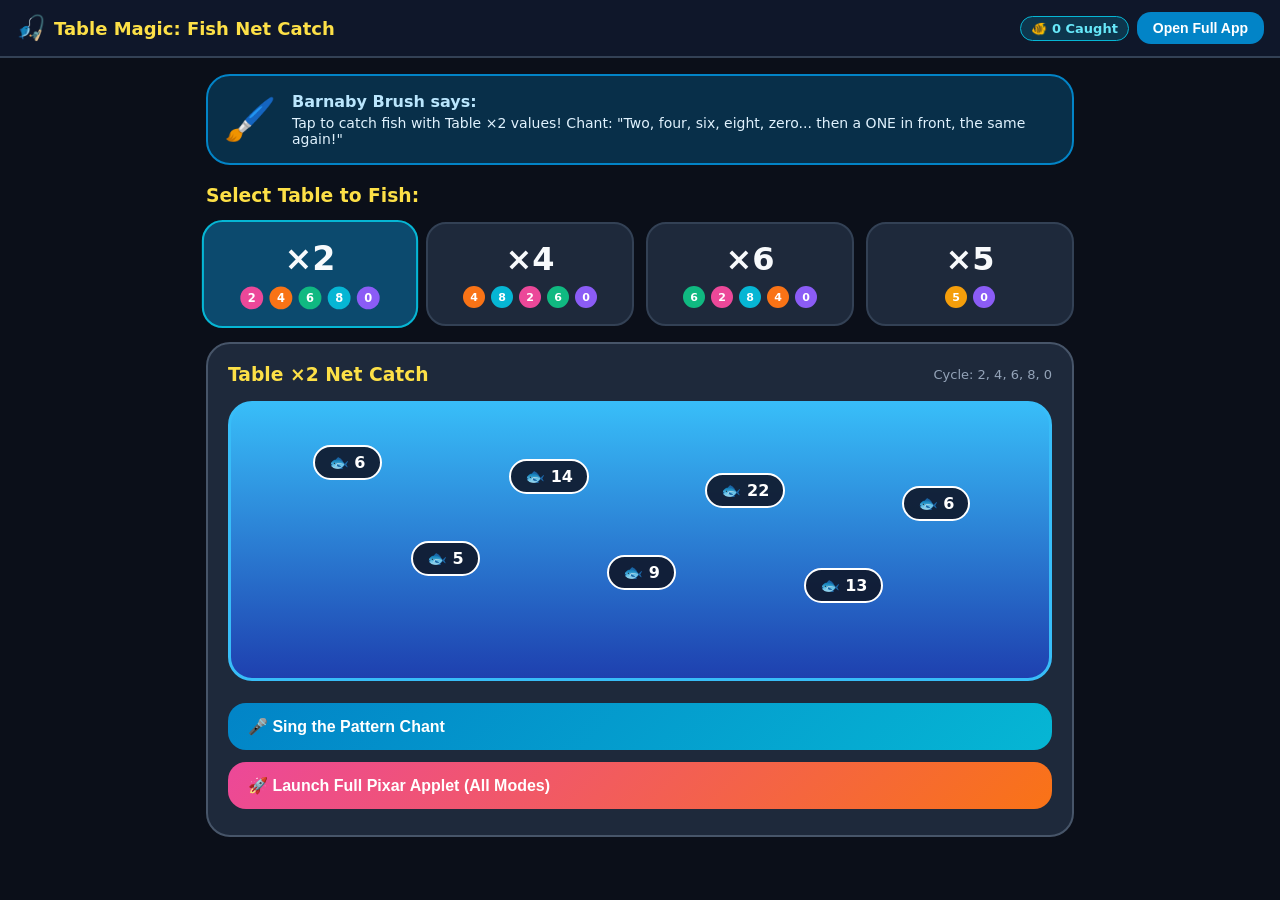
<file: public/table-magic-studio.html>
<!DOCTYPE html>
<html lang="en">
<head>
  <meta charset="UTF-8">
  <meta name="viewport" content="width=device-width, initial-scale=1.0, maximum-scale=1.0, user-scalable=no, viewport-fit=cover">
  <title>Table Magic Studio - Standalone</title>
  <style>
    :root {
      --bg: #0b0f19;
      --card-bg: #1e293b;
      --accent-pink: #ec4899;
      --accent-orange: #f97316;
      --accent-green: #10b981;
      --accent-cyan: #06b6d4;
      --accent-purple: #8b5cf6;
      --accent-gold: #f59e0b;
    }
    * { box-sizing: border-box; margin: 0; padding: 0; user-select: none; -webkit-tap-highlight-color: transparent; }
    body {
      background: var(--bg);
      color: #f8fafc;
      font-family: system-ui, -apple-system, sans-serif;
      min-height: 100vh;
      overflow-x: hidden;
      touch-action: manipulation;
    }
    header {
      background: #0f172a;
      padding: 12px 16px;
      display: flex;
      justify-content: space-between;
      align-items: center;
      border-bottom: 2px solid #334155;
      position: sticky;
      top: 0;
      z-index: 100;
    }
    .badge {
      background: rgba(6,182,212,0.2);
      border: 1px solid #06b6d4;
      padding: 4px 10px;
      border-radius: 999px;
      font-weight: 800;
      font-size: 13px;
      color: #67e8f9;
    }
    .btn {
      background: #0284c7;
      color: white;
      border: none;
      padding: 8px 16px;
      border-radius: 14px;
      font-weight: 700;
      font-size: 14px;
      cursor: pointer;
    }
    .btn:active { transform: scale(0.96); }
    .container { max-width: 900px; margin: 0 auto; padding: 16px; }
    .table-grid { display: grid; grid-template-columns: repeat(auto-fit, minmax(130px, 1fr)); gap: 12px; margin: 16px 0; }
    .table-card {
      background: #1e293b;
      border: 2px solid #334155;
      border-radius: 20px;
      padding: 16px;
      text-align: center;
      cursor: pointer;
      transition: all 0.2s;
    }
    .table-card.active { border-color: #06b6d4; background: #0c4a6e; transform: scale(1.04); }
    .cycle-strip { display: flex; justify-content: center; gap: 6px; margin-top: 8px; }
    .cycle-dot { width: 22px; height: 22px; border-radius: 50%; display: flex; align-items: center; justify-content: center; font-size: 11px; font-weight: 900; color: white; }
    .mascot-box {
      background: #082f49;
      border: 2px solid #0284c7;
      border-radius: 24px;
      padding: 16px;
      display: flex;
      align-items: center;
      gap: 16px;
      margin-bottom: 20px;
    }
    .mode-btn {
      background: linear-gradient(135deg, #0284c7, #06b6d4);
      color: white;
      border: none;
      padding: 14px 20px;
      border-radius: 18px;
      font-weight: 900;
      font-size: 16px;
      cursor: pointer;
      margin: 6px 0;
      width: 100%;
      text-align: left;
    }
    .reef-area {
      background: linear-gradient(180deg, #38bdf8 0%, #1e40af 100%);
      border: 3px solid #38bdf8;
      border-radius: 24px;
      height: 280px;
      position: relative;
      overflow: hidden;
      margin: 16px 0;
      cursor: crosshair;
    }
    .fish-chip {
      position: absolute;
      background: rgba(15,23,42,0.9);
      color: white;
      border-radius: 20px;
      padding: 6px 14px;
      font-weight: 900;
      border: 2px solid white;
      cursor: pointer;
      transition: transform 0.1s;
    }
  </style>
</head>
<body>
  <header>
    <div style="display:flex; align-items:center; gap:8px;">
      <span style="font-size:24px;">🎣</span>
      <strong style="color:#fde047; font-size:18px;">Table Magic: Fish Net Catch</strong>
    </div>
    <div style="display:flex; gap:8px; align-items:center;">
      <span class="badge" id="catchesCount">🐠 0 Caught</span>
      <button class="btn" onclick="window.location.href='/'">Open Full App</button>
    </div>
  </header>

  <div class="container">
    <div class="mascot-box">
      <div style="font-size:42px;">🖌️</div>
      <div>
        <h4 style="color:#bae6fd; margin-bottom:4px;">Barnaby Brush says:</h4>
        <p id="mascotText" style="font-size:14px; color:#e0f2fe;">
          Catch the multiples of 2 in your net! They always end in 2, 4, 6, 8, or 0!
        </p>
      </div>
    </div>

    <h3 style="color:#fde047; margin-bottom:10px;">Select Table to Fish:</h3>
    <div class="table-grid" id="tablesContainer"></div>

    <div style="background:#1e293b; padding:20px; border-radius:24px; border:2px solid #475569;">
      <div style="display:flex; justify-content:space-between; align-items:center;">
        <h3 style="color:#fde047;" id="currentTableTitle">Table ×2 Net Catch</h3>
        <span style="color:#94a3b8; font-size:13px;" id="tensPatternText">Ends in: 2, 4, 6, 8, 0</span>
      </div>

      <!-- Mini Reef Net Catch Sandbox -->
      <div class="reef-area" id="reefBox"></div>

      <button class="mode-btn" onclick="playChant()">🎤 Sing the Pattern Chant</button>
      <button class="mode-btn" style="background:linear-gradient(135deg, #ec4899, #f97316);" onclick="window.location.href='/'">
        🚀 Launch Full Pixar Applet (All Modes)
      </button>
    </div>
  </div>

  <script>
    const TABLES = {
      2: { cycle: [2,4,6,8,0], chant: "Two, four, six, eight, zero... then a ONE in front, the same again!", tens: "00000, 11111, 22" },
      4: { cycle: [4,8,2,6,0], chant: "Four, eight, two, six, zero! Tens go double, double, triple!", tens: "00, 11, 222, 33, 444" },
      6: { cycle: [6,2,8,4,0], chant: "Six, two, eight, four, zero! Round and round we go!", tens: "0, 11, 2, 33, 44, 5, 66, 7" },
      5: { cycle: [5,0], chant: "Five, zero, five, zero, easy peasy!", tens: "0, 11, 22, 33, 44, 55, 6" }
    };
    const COLORS = { 2:'#ec4899', 4:'#f97316', 6:'#10b981', 8:'#06b6d4', 0:'#8b5cf6', 5:'#f59e0b' };
    let currentTable = 2;
    let caughtCount = 0;

    function renderTables() {
      const container = document.getElementById('tablesContainer');
      container.innerHTML = '';
      [2, 4, 6, 5].forEach(num => {
        const div = document.createElement('div');
        div.className = 'table-card ' + (currentTable === num ? 'active' : '');
        div.onclick = () => selectTbl(num);
        const cycleHtml = TABLES[num].cycle.map(d => `<span class="cycle-dot" style="background:${COLORS[d]}">${d}</span>`).join('');
        div.innerHTML = `<h2 style="font-size:32px; font-weight:900;">×${num}</h2><div class="cycle-strip">${cycleHtml}</div>`;
        container.appendChild(div);
      });
    }

    function selectTbl(num) {
      currentTable = num;
      renderTables();
      document.getElementById('currentTableTitle').innerText = `Table ×${num} Net Catch`;
      document.getElementById('tensPatternText').innerText = `Cycle: ${TABLES[num].cycle.join(', ')}`;
      document.getElementById('mascotText').innerText = `Tap to catch fish with Table ×${num} values! Chant: "${TABLES[num].chant}"`;
      spawnFish();
    }

    function spawnFish() {
      const reef = document.getElementById('reefBox');
      reef.innerHTML = '';
      for (let i = 0; i < 7; i++) {
        const isTarget = i % 2 === 0;
        const val = isTarget ? currentTable * ((i * 2 + 2) % 12 + 1) : currentTable * i + (i % 2 === 0 ? 1 : 3);
        const chip = document.createElement('div');
        chip.className = 'fish-chip';
        chip.innerText = `🐟 ${val}`;
        chip.style.left = (10 + (i * 12) % 75) + '%';
        chip.style.top = (15 + (i * 35) % 65) + '%';
        chip.onclick = (e) => {
          e.stopPropagation();
          if (val % currentTable === 0) {
            caughtCount++;
            document.getElementById('catchesCount').innerText = `🐠 ${caughtCount} Caught!`;
            chip.style.background = '#10b981';
            chip.innerText = `✨ ${val} Net!`;
            setTimeout(() => chip.remove(), 400);
          } else {
            chip.style.background = '#f43f5e';
            chip.innerText = `❌ ${val}`;
            setTimeout(() => {
              chip.style.background = 'rgba(15,23,42,0.9)';
              chip.innerText = `🐟 ${val}`;
            }, 600);
          }
        };
        reef.appendChild(chip);
      }
    }

    function playChant() {
      const text = TABLES[currentTable].chant;
      if ('speechSynthesis' in window) {
        window.speechSynthesis.cancel();
        const u = new SpeechSynthesisUtterance(text);
        u.rate = 0.9;
        u.pitch = 1.15;
        window.speechSynthesis.speak(u);
      } else {
        alert(text);
      }
    }

    selectTbl(2);
  </script>
</body>
</html>
</file>
